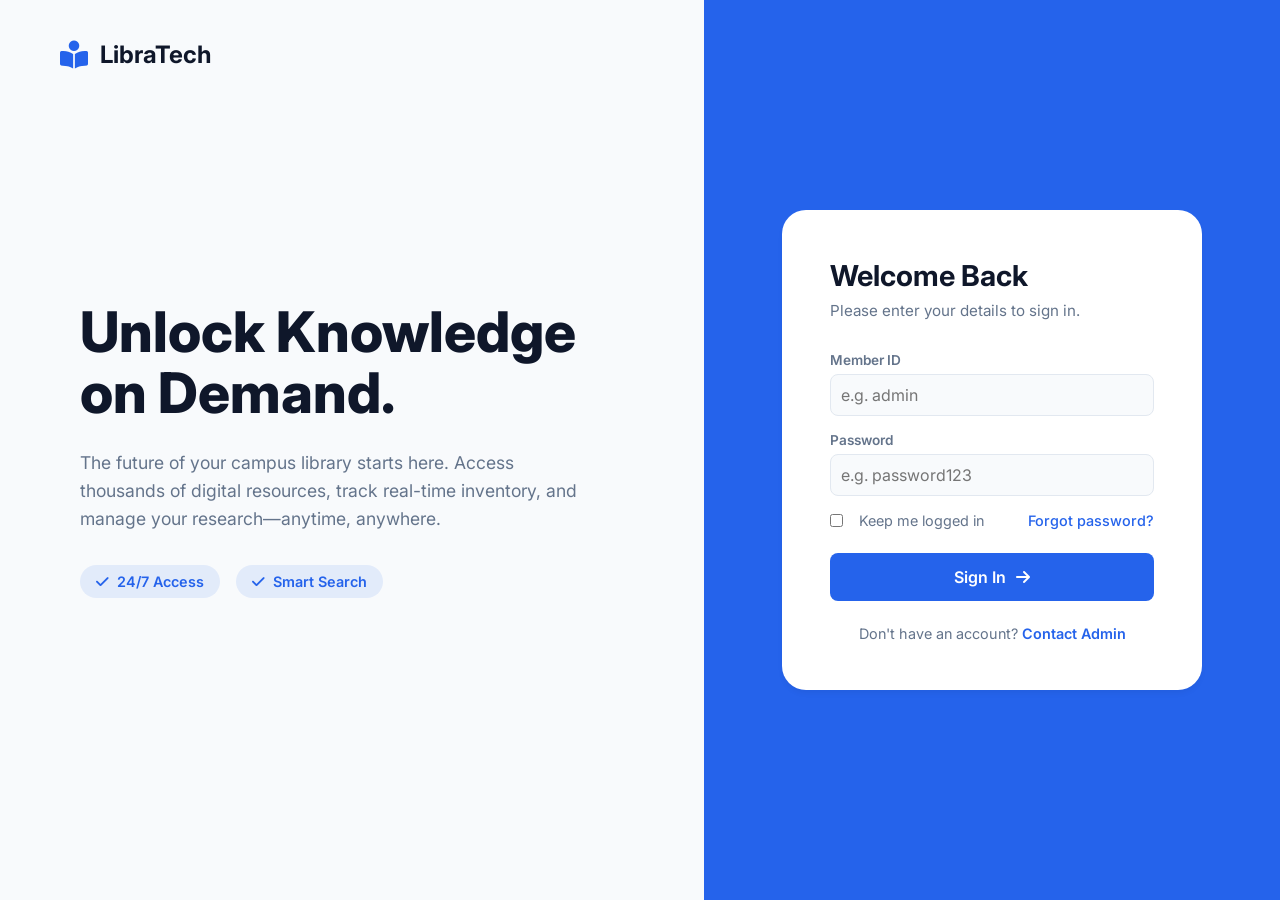
<file: index.html>
<!DOCTYPE html>
<html lang="en">
<head>
    <meta charset="UTF-8">
    <meta name="viewport" content="width=device-width, initial-scale=1.0">
    <title>Next-Gen Library | Login</title>
    <link rel="preconnect" href="https://fonts.googleapis.com">
    <link rel="preconnect" href="https://fonts.gstatic.com" crossorigin>
    <link href="https://fonts.googleapis.com/css2?family=Inter:wght@400;500;600;700&display=swap" rel="stylesheet">
    <link rel="stylesheet" href="style.css">
    <script>
        if (localStorage.getItem('theme') === 'dark') {
            document.documentElement.classList.add('dark-mode');
        }
    </script>
    <link rel="stylesheet" href="https://cdnjs.cloudflare.com/ajax/libs/font-awesome/6.4.0/css/all.min.css">
</head>
<body>

    <div class="main-container">
        
        <div class="left-panel">
            <div class="brand-header">
                <i class="fa-solid fa-book-open-reader logo-icon"></i>
                <span class="brand-name">LibraTech</span>
            </div>
            
            <div class="hero-content">
                <h1 class="fade-in">Unlock Knowledge<br>on Demand.</h1>
                <p class="fade-in delay-1">The future of your campus library starts here. Access thousands of digital resources, track real-time inventory, and manage your research—anytime, anywhere.</p>
                
                <div class="feature-pills fade-in delay-2">
                    <span class="pill"><i class="fa-solid fa-check"></i> 24/7 Access</span>
                    <span class="pill"><i class="fa-solid fa-check"></i> Smart Search</span>
                </div>
            </div>

            <div class="decorative-circle"></div>
        </div>

        <div class="right-panel">
            <div class="login-card slide-up">
                <div class="login-header">
                    <h2>Welcome Back</h2>
                    <p>Please enter your details to sign in.</p>
                </div>

                <form id="loginForm" class="login-form">
                    <div class="input-group">
                        <label for="member-id">Member ID</label>
                        <input type="text" id="member-id" placeholder="e.g. admin" required>
                    </div>

                    <div class="input-group">
                        <label for="password">Password</label>
                        <input type="password" id="password" placeholder="e.g. password123" required>
                    </div>

                    <div class="form-actions">
                        <label class="checkbox-container">
                            <input type="checkbox">
                            <span class="checkmark"></span>
                            Keep me logged in
                        </label>
                        <a href="#" class="forgot-password">Forgot password?</a>
                    </div>

                    <button type="submit" class="btn-login">
                        Sign In <i class="fa-solid fa-arrow-right"></i>
                    </button>
                </form>

                <div class="login-footer">
                    <p>Don't have an account? <a href="#">Contact Admin</a></p>
                </div>
            </div>
        </div>
    </div>

    <div id="toast-container"></div>

    <script src="script.js"></script>
</body>
</html>
</file>
<file: style.css>
/* --- CSS VARIABLES --- */
:root {
    --bg-main: #F8FAFC;
    --bg-panel: #FFFFFF;
    --text-main: #0F172A;
    --text-muted: #64748B;
    --border-color: #E2E8F0;
    --primary: #2563EB;
    --primary-hover: #1D4ED8;
    --danger: #EF4444;
    --danger-bg: #FEE2E2;
    --danger-text: #991B1B;
    --success-bg: #DCFCE7;
    --success-text: #166534;
    --card-shadow: 0 4px 6px -1px rgba(0,0,0,0.05);
}

[data-theme="dark"] {
    --bg-main: #0F172A;
    --bg-panel: #1E293B;
    --text-main: #F8FAFC;
    --text-muted: #94A3B8;
    --border-color: #334155;
    --card-shadow: 0 10px 15px -3px rgba(0,0,0,0.3);
    --danger-bg: #7F1D1D;
    --danger-text: #FECACA;
    --success-bg: #14532D;
    --success-text: #BBF7D0;
}

/* --- RESET & BASE --- */
* { margin: 0; padding: 0; box-sizing: border-box; font-family: 'Inter', sans-serif; }
body { background-color: var(--bg-main); color: var(--text-main); transition: background-color 0.3s, color 0.3s; }

/* --- ANIMATIONS --- */
.fade-in { opacity: 0; animation: fadeIn 0.6s ease forwards; }
.slide-up { opacity: 0; transform: translateY(20px); animation: slideUp 0.6s ease forwards; }
.delay-1 { animation-delay: 0.2s; }
.delay-2 { animation-delay: 0.4s; }

@keyframes fadeIn { to { opacity: 1; } }
@keyframes slideUp { to { opacity: 1; transform: translateY(0); } }

/* --- LOGIN PAGE --- */
.main-container { width: 100%; height: 100vh; display: flex; overflow: hidden; }
.left-panel { width: 55%; background-color: var(--bg-main); padding: 60px 80px; display: flex; flex-direction: column; justify-content: center; position: relative; }
.brand-header { position: absolute; top: 40px; left: 60px; display: flex; align-items: center; gap: 12px; }
.logo-icon { font-size: 28px; color: var(--primary); }
.brand-name { font-size: 24px; font-weight: 700; color: var(--text-main); }
.hero-content h1 { font-size: 3.5rem; line-height: 1.1; font-weight: 800; margin-bottom: 24px; color: var(--text-main); }
.hero-content p { font-size: 1.1rem; color: var(--text-muted); max-width: 500px; line-height: 1.6; margin-bottom: 32px; }
.feature-pills { display: flex; gap: 16px; }
.pill { background: rgba(37, 99, 235, 0.1); color: var(--primary); padding: 8px 16px; border-radius: 50px; font-size: 0.9rem; font-weight: 600; display: flex; align-items: center; gap: 8px; }
.decorative-circle { position: absolute; bottom: -100px; right: -50px; width: 400px; height: 400px; background: linear-gradient(135deg, rgba(37,99,235,0.2) 0%, transparent 100%); border-radius: 50%; z-index: -1; }

.right-panel { width: 45%; background-color: var(--primary); display: flex; justify-content: center; align-items: center; }
.login-card { background: var(--bg-panel); padding: 48px; border-radius: 24px; width: 100%; max-width: 420px; box-shadow: var(--card-shadow); }
.login-header h2 { font-size: 1.8rem; margin-bottom: 8px; color: var(--text-main); }
.login-header p { color: var(--text-muted); font-size: 0.95rem; margin-bottom: 32px; }

.input-group { margin-bottom: 20px; }
.input-group label { display: block; font-size: 0.9rem; font-weight: 500; margin-bottom: 8px; color: var(--text-main); }
.input-group input { width: 100%; padding: 12px 16px; border: 1px solid var(--border-color); background: var(--bg-main); color: var(--text-main); border-radius: 8px; font-size: 1rem; outline: none; transition: 0.2s; }
.input-group input:focus { border-color: var(--primary); box-shadow: 0 0 0 3px rgba(37, 99, 235, 0.1); }
.form-actions { display: flex; justify-content: space-between; align-items: center; margin-bottom: 24px; }
.checkbox-container { display: flex; align-items: center; gap: 8px; font-size: 0.9rem; color: var(--text-muted); cursor: pointer; }
.forgot-password { font-size: 0.9rem; color: var(--primary); text-decoration: none; font-weight: 500; }
.btn-login { width: 100%; background-color: var(--primary); color: white; padding: 14px; border: none; border-radius: 8px; font-size: 1rem; font-weight: 600; cursor: pointer; transition: 0.2s; display: flex; justify-content: center; align-items: center; gap: 10px; }
.btn-login:hover { background-color: var(--primary-hover); }
.login-footer { margin-top: 24px; text-align: center; font-size: 0.9rem; color: var(--text-muted); }
.login-footer a { color: var(--primary); text-decoration: none; font-weight: 600; }

/* --- DASHBOARD --- */
.dashboard-body { display: flex; height: 100vh; overflow: hidden; }
.sidebar { width: 260px; background-color: var(--bg-panel); border-right: 1px solid var(--border-color); padding: 24px; display: flex; flex-direction: column; transition: 0.3s ease-in-out; z-index: 1000; }
.logo { font-size: 20px; font-weight: 700; color: var(--text-main); margin-bottom: 40px; display: flex; align-items: center; justify-content: space-between; }
.nav-links { list-style: none; display: flex; flex-direction: column; gap: 12px; flex-grow: 1; }
.nav-links li a { text-decoration: none; color: var(--text-muted); font-weight: 500; display: flex; align-items: center; gap: 12px; padding: 12px 16px; border-radius: 8px; transition: 0.2s; }
.nav-links li a:hover, .nav-links li a.active { background-color: rgba(37,99,235,0.1); color: var(--primary); }

.main-content { flex-grow: 1; padding: 32px 48px; overflow-y: auto; }
.header { display: flex; justify-content: space-between; align-items: center; margin-bottom: 32px; }
.header-left { display: flex; align-items: center; gap: 16px; }
.header h1 { font-size: 1.8rem; }
.menu-toggle { display: none; background: none; border: none; font-size: 1.5rem; color: var(--text-main); cursor: pointer; }
.user-actions { display: flex; align-items: center; gap: 24px; }
.icon-btn { background: var(--bg-panel); border: 1px solid var(--border-color); color: var(--text-main); width: 40px; height: 40px; border-radius: 50%; cursor: pointer; transition: 0.2s; }
.icon-btn:hover { background: var(--border-color); }
.user-profile { display: flex; align-items: center; gap: 12px; font-weight: 500; }
.user-profile img { width: 40px; height: 40px; border-radius: 50%; }

.stats-grid { display: grid; grid-template-columns: repeat(3, 1fr); gap: 24px; margin-bottom: 40px; }
.stat-card { background: var(--bg-panel); padding: 24px; border-radius: 16px; box-shadow: var(--card-shadow); border: 1px solid var(--border-color); }
.stat-card h3 { color: var(--text-muted); font-size: 0.9rem; font-weight: 500; margin-bottom: 8px; }
.stat-card .value { font-size: 1.8rem; font-weight: 700; }

.search-bar { width: 100%; background: var(--bg-panel); padding: 16px 24px; border-radius: 12px; border: 1px solid var(--border-color); margin-bottom: 32px; display: flex; gap: 12px; align-items: center; box-shadow: var(--card-shadow); }
.search-bar input { border: none; outline: none; width: 100%; font-size: 1rem; background: transparent; color: var(--text-main); }

.section-title { margin-bottom: 16px; }
.book-grid { display: grid; grid-template-columns: repeat(4, 1fr); gap: 24px; padding-bottom: 40px;}
.book-card { background: var(--bg-panel); padding: 16px; border-radius: 12px; text-align: center; border: 1px solid var(--border-color); transition: 0.2s; cursor: pointer; box-shadow: var(--card-shadow); }
.book-card:hover { transform: translateY(-5px); border-color: var(--primary); }
.book-cover { width: 100%; height: 200px; background: var(--bg-main); border-radius: 8px; margin-bottom: 16px; display: flex; align-items: center; justify-content: center; color: var(--text-muted); border: 1px solid var(--border-color); }
.book-title { font-weight: 600; margin-bottom: 4px; font-size: 1rem; }
.book-author { font-size: 0.85rem; color: var(--text-muted); margin-bottom: 12px; }

.badge { display: inline-block; padding: 4px 12px; background: var(--success-bg); color: var(--success-text); font-size: 0.75rem; border-radius: 50px; font-weight: 600; }
.badge.issued { background: var(--danger-bg); color: var(--danger-text); }

/* --- TOAST NOTIFICATIONS --- */
#toast-container { position: fixed; bottom: 20px; right: 20px; z-index: 9999; display: flex; flex-direction: column; gap: 10px; }
.toast { background: var(--bg-panel); color: var(--text-main); padding: 16px 24px; border-radius: 8px; box-shadow: 0 10px 25px rgba(0,0,0,0.2); border-left: 4px solid var(--primary); display: flex; align-items: center; gap: 12px; font-weight: 500; transform: translateX(120%); transition: transform 0.3s cubic-bezier(0.175, 0.885, 0.32, 1.275); }
.toast.show { transform: translateX(0); }
.toast-success { border-left-color: #10B981; }
.toast-success i { color: #10B981; font-size: 1.2rem; }
.toast-error { border-left-color: var(--danger); }
.toast-error i { color: var(--danger); font-size: 1.2rem; }

/* --- SPA SECTION ROUTING --- */
.content-section { display: none; animation: fadeIn 0.4s ease forwards; }
.content-section.active { display: block; }

.custom-select { padding: 10px 16px; border: 1px solid var(--border-color); background-color: var(--bg-panel); color: var(--text-main); border-radius: 8px; font-size: 0.9rem; outline: none; cursor: pointer; }
.table-container { background: var(--bg-panel); border-radius: 12px; box-shadow: var(--card-shadow); border: 1px solid var(--border-color); overflow-x: auto; }
.data-table { width: 100%; border-collapse: collapse; text-align: left; }
.data-table th, .data-table td { padding: 16px 24px; border-bottom: 1px solid var(--border-color); }
.data-table th { background-color: rgba(37, 99, 235, 0.05); color: var(--text-muted); font-size: 0.85rem; font-weight: 600; text-transform: uppercase; letter-spacing: 0.5px; }
.data-table tr:last-child td { border-bottom: none; }
.data-table tbody tr:hover { background-color: rgba(0, 0, 0, 0.02); }
[data-theme="dark"] .data-table tbody tr:hover { background-color: rgba(255, 255, 255, 0.02); }

.btn-sm { padding: 6px 12px; border-radius: 6px; font-size: 0.85rem; font-weight: 500; cursor: pointer; transition: 0.2s; border: none; }
.btn-primary { background: var(--primary); color: white; }
.btn-primary:hover { background: var(--primary-hover); }
.btn-outline { background: transparent; border: 1px solid var(--border-color); color: var(--text-main); }
.btn-outline:hover { border-color: var(--primary); color: var(--primary); }
.text-muted { color: var(--text-muted); }

/* --- RESPONSIVE MOBILE --- */
.sidebar-overlay { display: none; position: fixed; top: 0; left: 0; width: 100%; height: 100%; background: rgba(0,0,0,0.5); z-index: 999; opacity: 0; transition: 0.3s; }
.d-desktop-none { display: none; }

@media (max-width: 1024px) {
    .book-grid { grid-template-columns: repeat(3, 1fr); }
}

@media (max-width: 900px) {
    .main-container { flex-direction: column; height: auto; }
    .left-panel { width: 100%; padding: 40px 24px; text-align: center; height: 40vh; }
    .brand-header { position: static; margin-bottom: 40px; justify-content: center; }
    .hero-content h1 { font-size: 2.2rem; }
    .feature-pills { justify-content: center; }
    .right-panel { width: 100%; padding: 40px 24px; min-height: 60vh; }
    .decorative-circle { display: none; }

    .menu-toggle { display: block; }
    .d-desktop-none { display: block; background: none; border: none; font-size: 1.2rem; color: var(--text-muted); cursor: pointer; }
    .sidebar { position: fixed; left: -260px; height: 100%; box-shadow: var(--card-shadow); }
    .sidebar.active { left: 0; }
    .sidebar-overlay.active { display: block; opacity: 1; }
    
    .main-content { padding: 20px; }
    .stats-grid { grid-template-columns: 1fr; gap: 16px; margin-bottom: 24px; }
    .book-grid { grid-template-columns: repeat(2, 1fr); gap: 16px; }
    .hide-mobile { display: none; }
}

@media (max-width: 600px) {
    .book-grid { grid-template-columns: 1fr; }
    .header h1 { font-size: 1.4rem; }
}

/* --- ADMIN & MODAL UTILITIES --- */
.admin-only { display: none; } /* Controlled via JS */

.modal-overlay {
    position: fixed;
    inset: 0;
    background: rgba(0, 0, 0, 0.5);
    backdrop-filter: blur(4px);
    display: flex;
    align-items: center;
    justify-content: center;
    z-index: 1000;
    padding: 20px;
}

.modal-content {
    background: var(--bg-panel);
    border: 1px solid var(--border-color);
    border-radius: 16px;
    width: 100%;
    max-width: 500px;
    box-shadow: 0 20px 25px -5px rgba(0, 0, 0, 0.1), 0 10px 10px -5px rgba(0, 0, 0, 0.04);
}

.modal-header {
    padding: 20px;
    border-bottom: 1px solid var(--border-color);
    display: flex;
    justify-content: space-between;
    align-items: center;
}

.modal-header h3 { margin: 0; font-size: 1.25rem; }

.modal-body {
    padding: 20px;
}

.input-group {
    margin-bottom: 16px;
}

.input-group label {
    display: block;
    font-size: 0.85rem;
    font-weight: 600;
    margin-bottom: 6px;
    color: var(--text-muted);
}

.input-group input, .input-group select {
    width: 100%;
    padding: 10px;
    border: 1px solid var(--border-color);
    border-radius: 8px;
    background: var(--bg-main);
    color: var(--text-main);
    outline: none;
    transition: 0.2s;
}

.input-group input:focus { border-color: var(--primary); }

/* --- SMART RETURN KIOSK (Phase 4.2) --- */
.kiosk-container {
    display: grid;
    grid-template-columns: 1fr 1fr;
    gap: 24px;
    align-items: start;
}
.kiosk-card {
    background: var(--bg-panel);
    border: 1px solid var(--border-color);
    border-radius: 16px;
    padding: 24px;
    box-shadow: var(--card-shadow);
}
.kiosk-card-header {
    display: flex;
    align-items: center;
    gap: 10px;
    font-weight: 600;
    font-size: 0.95rem;
    color: var(--text-main);
    margin-bottom: 16px;
}
.kiosk-card-header i { color: var(--primary); }

.kiosk-video-wrapper {
    position: relative;
    width: 100%;
    aspect-ratio: 4/3;
    background: #0a0a0a;
    border-radius: 12px;
    overflow: hidden;
    border: 2px solid var(--border-color);
}
.kiosk-video-wrapper video {
    width: 100%;
    height: 100%;
    object-fit: cover;
    display: block;
}
.kiosk-video-placeholder {
    position: absolute;
    inset: 0;
    display: flex;
    flex-direction: column;
    align-items: center;
    justify-content: center;
    color: #64748B;
    gap: 12px;
    background: var(--bg-main);
}
.kiosk-video-placeholder.hidden { display: none; }

.kiosk-scan-overlay {
    position: absolute;
    inset: 0;
    border: 3px solid rgba(37, 99, 235, 0.5);
    border-radius: 10px;
    display: none;
    pointer-events: none;
}
.kiosk-scan-overlay.scanning { display: block; }
.scan-line {
    position: absolute;
    left: 5%;
    width: 90%;
    height: 3px;
    background: linear-gradient(90deg, transparent, var(--primary), transparent);
    box-shadow: 0 0 12px var(--primary);
    animation: scanMove 1.5s ease-in-out infinite;
}
@keyframes scanMove {
    0%   { top: 10%; }
    50%  { top: 85%; }
    100% { top: 10%; }
}

.kiosk-status {
    min-height: 120px;
    display: flex;
    align-items: center;
    justify-content: center;
    text-align: center;
    padding: 16px;
    border: 1px dashed var(--border-color);
    border-radius: 12px;
    background: var(--bg-main);
    color: var(--text-muted);
    line-height: 1.6;
}
.kiosk-status-idle { display: flex; flex-direction: column; gap: 12px; align-items: center; }
.kiosk-status .fa-spinner { color: var(--primary); }
.kiosk-status .fa-circle-check { color: #10B981; }
.kiosk-status .fa-triangle-exclamation { color: var(--danger); }

.kiosk-divider {
    display: flex;
    align-items: center;
    gap: 12px;
    margin: 20px 0;
    color: var(--text-muted);
    font-size: 0.75rem;
    font-weight: 600;
    letter-spacing: 0.5px;
}
.kiosk-divider::before, .kiosk-divider::after {
    content: '';
    flex: 1;
    height: 1px;
    background: var(--border-color);
}

.kiosk-manual-row {
    display: flex;
    gap: 12px;
}
.kiosk-manual-input {
    flex: 1;
    padding: 10px 14px;
    border: 1px solid var(--border-color);
    background: var(--bg-main);
    color: var(--text-main);
    border-radius: 8px;
    font-size: 0.9rem;
    outline: none;
    transition: 0.2s;
    font-family: 'Inter', sans-serif;
}
.kiosk-manual-input:focus {
    border-color: var(--primary);
    box-shadow: 0 0 0 3px rgba(37, 99, 235, 0.1);
}

.kiosk-extracted-text {
    margin-top: 20px;
    padding: 16px;
    background: var(--bg-main);
    border: 1px solid var(--border-color);
    border-radius: 12px;
}
.kiosk-extracted-text pre {
    font-family: 'Courier New', monospace;
    font-size: 0.8rem;
    color: var(--text-muted);
    white-space: pre-wrap;
    word-break: break-all;
    max-height: 150px;
    overflow-y: auto;
    margin: 0;
}

@media (max-width: 900px) {
    .kiosk-container { grid-template-columns: 1fr; }
}

/* --- AI CHAT WIDGET (Phase 4) --- */
.chat-fab {
    position: fixed;
    bottom: 28px;
    right: 28px;
    width: 56px;
    height: 56px;
    border-radius: 50%;
    background: linear-gradient(135deg, var(--primary) 0%, #7C3AED 100%);
    color: white;
    border: none;
    font-size: 1.3rem;
    cursor: pointer;
    z-index: 10000;
    box-shadow: 0 6px 24px rgba(37, 99, 235, 0.4);
    transition: transform 0.2s, box-shadow 0.2s;
    display: flex;
    align-items: center;
    justify-content: center;
}
.chat-fab:hover {
    transform: scale(1.1);
    box-shadow: 0 8px 32px rgba(37, 99, 235, 0.55);
}
.chat-fab.active {
    background: var(--text-muted);
    box-shadow: 0 4px 12px rgba(0,0,0,0.2);
}
.chat-fab.active i::before { content: "\f00d"; } /* fa-xmark */

.chat-window {
    position: fixed;
    bottom: 96px;
    right: 28px;
    width: 380px;
    max-height: 520px;
    background: var(--bg-panel);
    border: 1px solid var(--border-color);
    border-radius: 16px;
    box-shadow: 0 20px 60px rgba(0,0,0,0.15);
    z-index: 10000;
    display: none;
    flex-direction: column;
    overflow: hidden;
    opacity: 0;
    transform: translateY(20px) scale(0.95);
    transition: opacity 0.3s ease, transform 0.3s ease;
}
.chat-window.open {
    display: flex;
    opacity: 1;
    transform: translateY(0) scale(1);
}

.chat-header {
    background: linear-gradient(135deg, var(--primary) 0%, #7C3AED 100%);
    color: white;
    padding: 14px 20px;
    display: flex;
    justify-content: space-between;
    align-items: center;
    font-weight: 600;
    font-size: 0.95rem;
}
.chat-header-left {
    display: flex;
    align-items: center;
    gap: 10px;
}
.chat-close-btn {
    background: none;
    border: none;
    color: rgba(255,255,255,0.8);
    font-size: 1.1rem;
    cursor: pointer;
    transition: 0.2s;
}
.chat-close-btn:hover { color: white; }

.chat-messages {
    flex: 1;
    overflow-y: auto;
    padding: 16px;
    display: flex;
    flex-direction: column;
    gap: 12px;
    max-height: 360px;
    min-height: 200px;
}

.chat-bubble {
    max-width: 85%;
    padding: 10px 14px;
    border-radius: 12px;
    font-size: 0.88rem;
    line-height: 1.5;
    word-wrap: break-word;
    animation: fadeIn 0.3s ease forwards;
}
.user-bubble {
    align-self: flex-end;
    background: var(--primary);
    color: white;
    border-bottom-right-radius: 4px;
}
.bot-bubble {
    align-self: flex-start;
    background: var(--bg-main);
    color: var(--text-main);
    border: 1px solid var(--border-color);
    border-bottom-left-radius: 4px;
}

.typing-indicator {
    align-self: flex-start;
    display: flex;
    align-items: center;
    gap: 6px;
    padding: 10px 14px;
    background: var(--bg-main);
    border: 1px solid var(--border-color);
    border-radius: 12px;
    border-bottom-left-radius: 4px;
}
.typing-dot {
    width: 7px;
    height: 7px;
    background: var(--text-muted);
    border-radius: 50%;
    animation: typingBounce 1.2s infinite ease-in-out;
}
.typing-dot:nth-child(2) { animation-delay: 0.2s; }
.typing-dot:nth-child(3) { animation-delay: 0.4s; }

@keyframes typingBounce {
    0%, 80%, 100% { transform: translateY(0); opacity: 0.4; }
    40% { transform: translateY(-6px); opacity: 1; }
}

.chat-input-row {
    display: flex;
    padding: 12px 14px;
    border-top: 1px solid var(--border-color);
    gap: 8px;
    background: var(--bg-panel);
}
.chat-input-row input {
    flex: 1;
    border: 1px solid var(--border-color);
    background: var(--bg-main);
    color: var(--text-main);
    padding: 10px 14px;
    border-radius: 8px;
    font-size: 0.9rem;
    outline: none;
    transition: 0.2s;
}
.chat-input-row input:focus {
    border-color: var(--primary);
    box-shadow: 0 0 0 3px rgba(37, 99, 235, 0.1);
}
.chat-send-btn {
    background: var(--primary);
    color: white;
    border: none;
    width: 40px;
    height: 40px;
    border-radius: 8px;
    cursor: pointer;
    transition: 0.2s;
    display: flex;
    align-items: center;
    justify-content: center;
    font-size: 0.9rem;
}
.chat-send-btn:hover { background: var(--primary-hover); }

/* Markdown-ish styling inside bot bubbles */
.bot-bubble strong { font-weight: 600; }
.bot-bubble code {
    background: rgba(37, 99, 235, 0.1);
    padding: 2px 5px;
    border-radius: 4px;
    font-size: 0.82rem;
}

@media (max-width: 600px) {
    .chat-window {
        right: 12px;
        left: 12px;
        width: auto;
        bottom: 88px;
        max-height: 70vh;
    }
    .chat-fab { bottom: 20px; right: 20px; }
}
</file>
